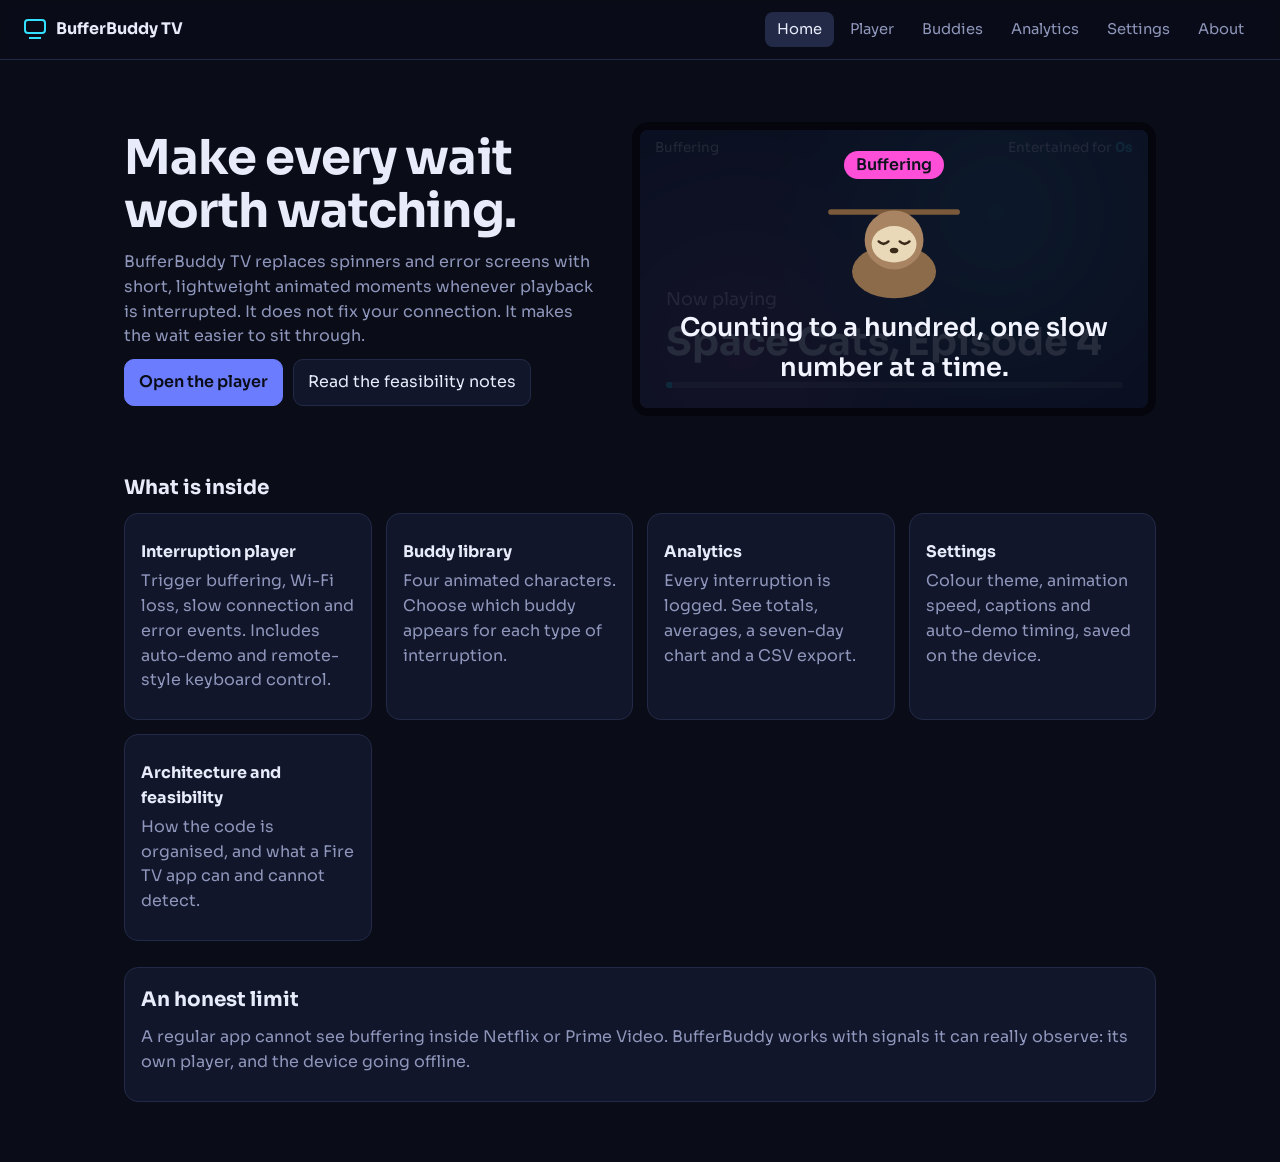
<file: BufferBuddyTV/index.html>
<!doctype html>
<html lang="en">
<head>
<meta charset="utf-8">
<meta name="viewport" content="width=device-width, initial-scale=1">
<title>Home | BufferBuddy TV</title>
<link rel="preconnect" href="https://fonts.googleapis.com">
<link href="https://fonts.googleapis.com/css2?family=Sora:wght@400;600;700&display=swap" rel="stylesheet">
<link rel="stylesheet" href="css/styles.css">
</head>
<body>
<main>
<section class="hero"><div>
<h1>Make every wait worth watching.</h1>
<p class="lead">BufferBuddy TV replaces spinners and error screens with short, lightweight animated moments whenever playback is interrupted. It does not fix your connection. It makes the wait easier to sit through.</p>
<div class="row"><a class="btn pri" href="player.html">Open the player</a><a class="btn" href="about.html">Read the feasibility notes</a></div>
</div><div class="tv" id="tv" data-th="neon" aria-label="Simulated TV screen">
  <div class="scene"><div class="now">Now playing</div><div class="ttl">Space Cats, Episode 4</div><div class="bar"><i></i></div></div>
  <div class="hud"><span>Playing</span><span>Entertained for <b>0s</b></span></div>
  <div class="ov" role="status" aria-live="polite"><span class="tag"></span><div class="stage"></div><div class="cap"></div></div>
</div></section>
<section><h2>What is inside</h2><div class="grid">
<a class="card" href="player.html"><h3>Interruption player</h3><p class="mut">Trigger buffering, Wi-Fi loss, slow connection and error events. Includes auto-demo and remote-style keyboard control.</p></a>
<a class="card" href="characters.html"><h3>Buddy library</h3><p class="mut">Four animated characters. Choose which buddy appears for each type of interruption.</p></a>
<a class="card" href="analytics.html"><h3>Analytics</h3><p class="mut">Every interruption is logged. See totals, averages, a seven-day chart and a CSV export.</p></a>
<a class="card" href="settings.html"><h3>Settings</h3><p class="mut">Colour theme, animation speed, captions and auto-demo timing, saved on the device.</p></a>
<a class="card" href="about.html"><h3>Architecture and feasibility</h3><p class="mut">How the code is organised, and what a Fire TV app can and cannot detect.</p></a>
</div></section>
<section class="card"><h2>An honest limit</h2><p class="mut">A regular app cannot see buffering inside Netflix or Prime Video. BufferBuddy works with signals it can really observe: its own player, and the device going offline.</p></section>
</main>
<script src="js/utils.js"></script>
<script src="js/store.js"></script>
<script src="js/characters.js"></script>
<script src="js/engine.js"></script>
<script src="js/nav.js"></script>
<script src="js/home.js"></script>
</body>
</html>
</file>
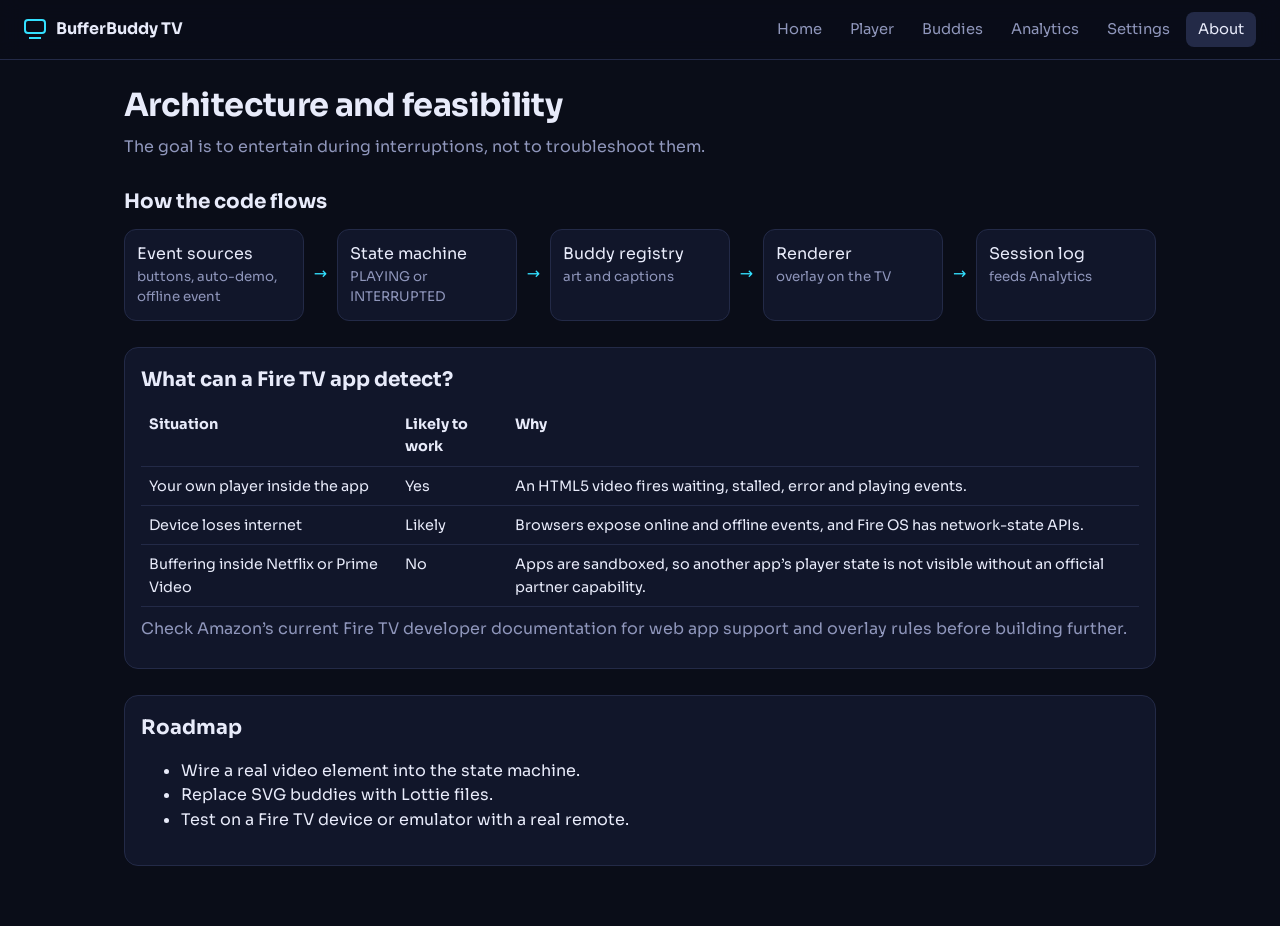
<file: BufferBuddyTV/about.html>
<!doctype html>
<html lang="en">
<head>
<meta charset="utf-8">
<meta name="viewport" content="width=device-width, initial-scale=1">
<title>About | BufferBuddy TV</title>
<link rel="preconnect" href="https://fonts.googleapis.com">
<link href="https://fonts.googleapis.com/css2?family=Sora:wght@400;600;700&display=swap" rel="stylesheet">
<link rel="stylesheet" href="css/styles.css">
</head>
<body>
<main>
<h1 class="pg">Architecture and feasibility</h1>
<p class="lead">The goal is to entertain during interruptions, not to troubleshoot them.</p>
<section><h2>How the code flows</h2>
<div class="flow"><div class="node">Event sources<small>buttons, auto-demo, offline event</small></div><span class="arrow">&rarr;</span><div class="node">State machine<small>PLAYING or INTERRUPTED</small></div><span class="arrow">&rarr;</span><div class="node">Buddy registry<small>art and captions</small></div><span class="arrow">&rarr;</span><div class="node">Renderer<small>overlay on the TV</small></div><span class="arrow">&rarr;</span><div class="node">Session log<small>feeds Analytics</small></div></div></section>
<section class="card"><h2>What can a Fire TV app detect?</h2><div class="wrap"><table>
<tr><th>Situation</th><th>Likely to work</th><th>Why</th></tr>
<tr><td>Your own player inside the app</td><td>Yes</td><td>An HTML5 video fires waiting, stalled, error and playing events.</td></tr>
<tr><td>Device loses internet</td><td>Likely</td><td>Browsers expose online and offline events, and Fire OS has network-state APIs.</td></tr>
<tr><td>Buffering inside Netflix or Prime Video</td><td>No</td><td>Apps are sandboxed, so another app’s player state is not visible without an official partner capability.</td></tr>
</table></div><p class="mut" style="margin-top:10px">Check Amazon’s current Fire TV developer documentation for web app support and overlay rules before building further.</p></section>
<section class="card"><h2>Roadmap</h2><ul><li>Wire a real video element into the state machine.</li><li>Replace SVG buddies with Lottie files.</li><li>Test on a Fire TV device or emulator with a real remote.</li></ul></section>
</main>
<script src="js/utils.js"></script>
<script src="js/store.js"></script>
<script src="js/characters.js"></script>
<script src="js/engine.js"></script>
<script src="js/nav.js"></script>
</body>
</html>
</file>
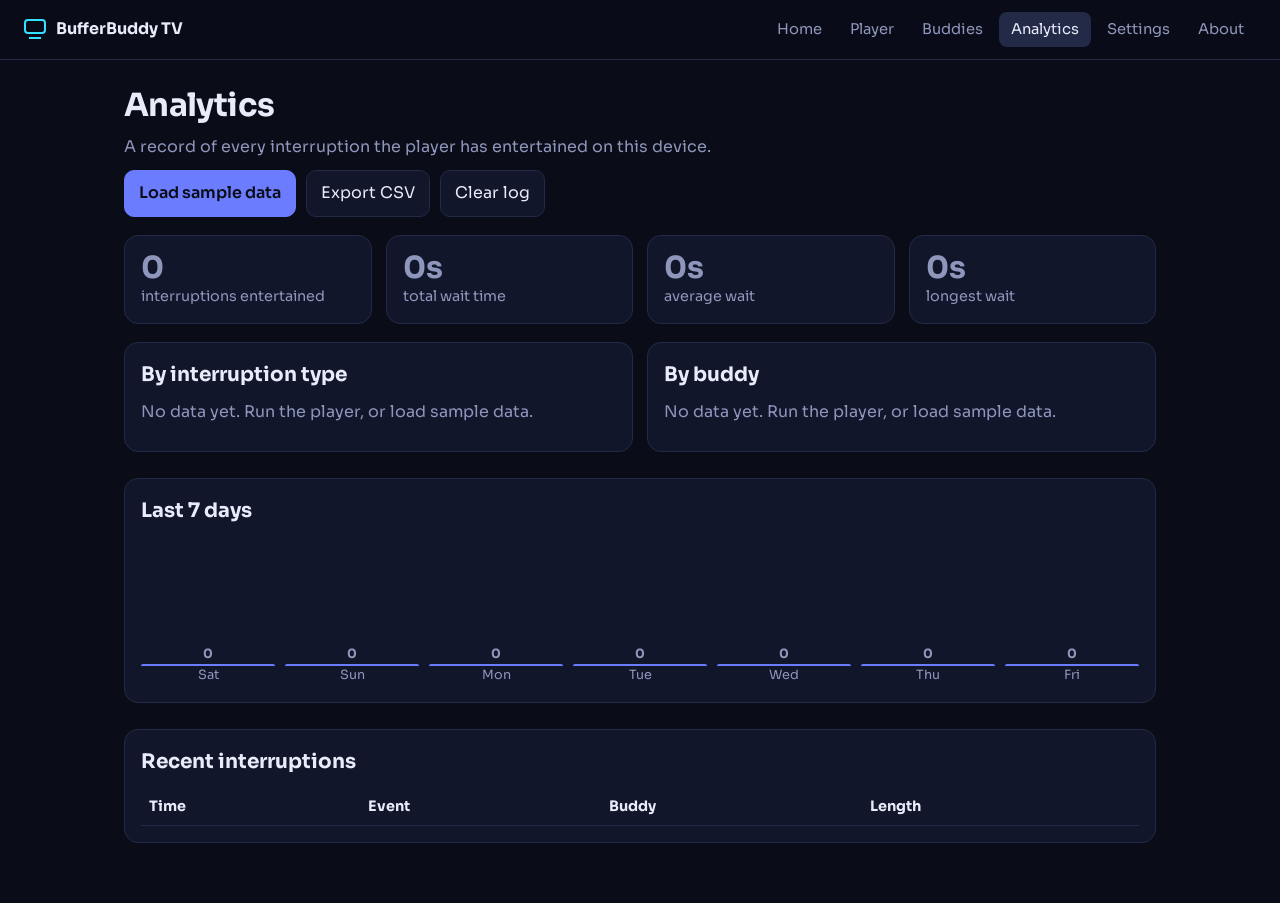
<file: BufferBuddyTV/analytics.html>
<!doctype html>
<html lang="en">
<head>
<meta charset="utf-8">
<meta name="viewport" content="width=device-width, initial-scale=1">
<title>Analytics | BufferBuddy TV</title>
<link rel="preconnect" href="https://fonts.googleapis.com">
<link href="https://fonts.googleapis.com/css2?family=Sora:wght@400;600;700&display=swap" rel="stylesheet">
<link rel="stylesheet" href="css/styles.css">
</head>
<body>
<main>
<h1 class="pg">Analytics</h1>
<p class="lead">A record of every interruption the player has entertained on this device.</p>
<div class="row"><button class="btn pri" id="sample">Load sample data</button><button class="btn" id="csv">Export CSV</button><button class="btn" id="clear">Clear log</button></div>
<div class="kpis" id="kpis"></div>
<div class="grid"><div class="card"><h2>By interruption type</h2><div id="byType"></div></div><div class="card"><h2>By buddy</h2><div id="byChar"></div></div></div>
<section class="card"><h2>Last 7 days</h2><div class="days" id="days"></div></section>
<section class="card"><h2>Recent interruptions</h2><div class="wrap"><table><thead><tr><th>Time</th><th>Event</th><th>Buddy</th><th>Length</th></tr></thead><tbody id="recent"></tbody></table></div></section>
</main>
<script src="js/utils.js"></script>
<script src="js/store.js"></script>
<script src="js/characters.js"></script>
<script src="js/engine.js"></script>
<script src="js/nav.js"></script>
<script src="js/analytics.js"></script>
</body>
</html>
</file>
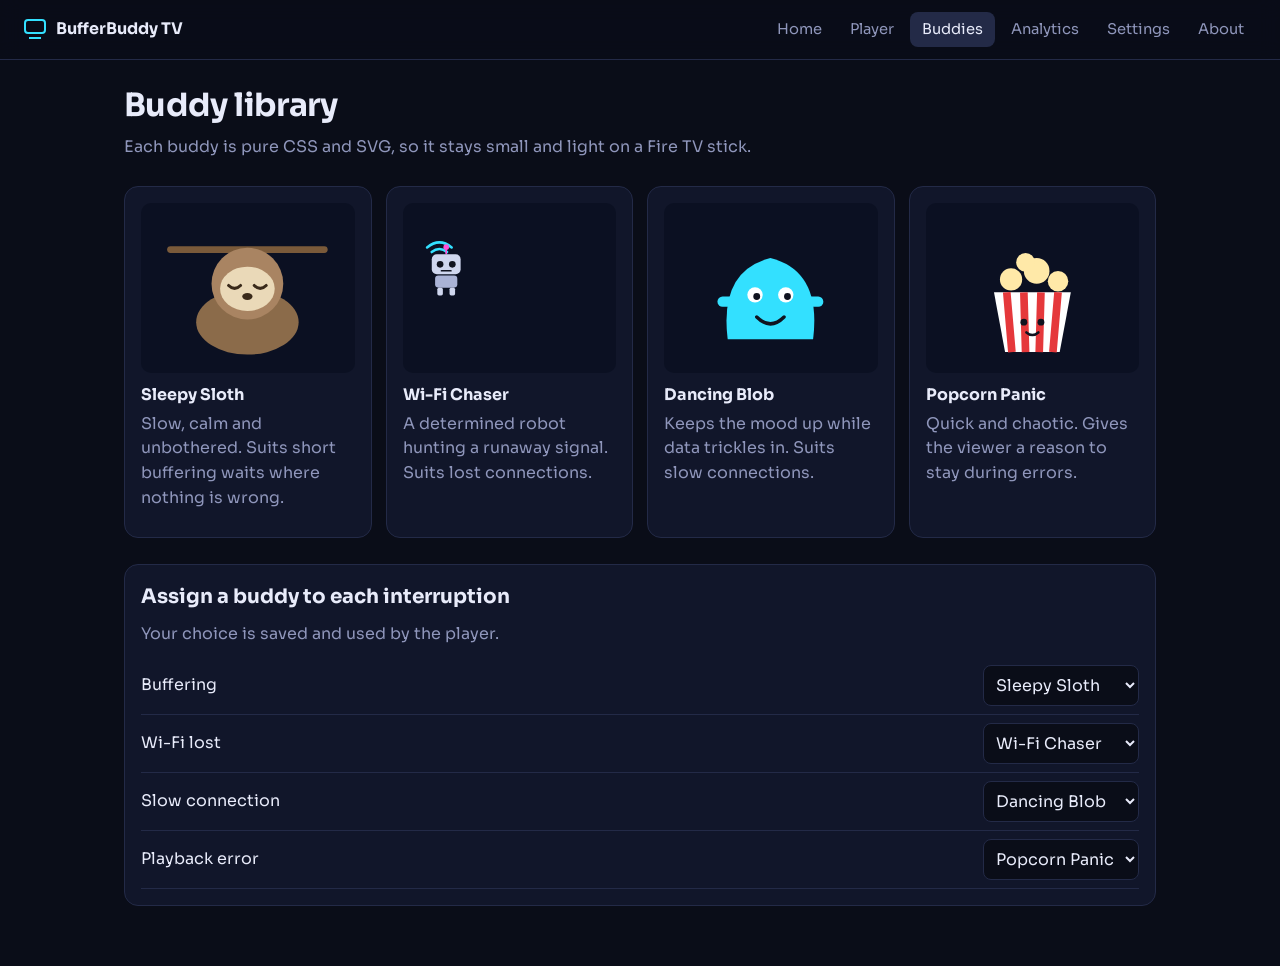
<file: BufferBuddyTV/characters.html>
<!doctype html>
<html lang="en">
<head>
<meta charset="utf-8">
<meta name="viewport" content="width=device-width, initial-scale=1">
<title>Buddies | BufferBuddy TV</title>
<link rel="preconnect" href="https://fonts.googleapis.com">
<link href="https://fonts.googleapis.com/css2?family=Sora:wght@400;600;700&display=swap" rel="stylesheet">
<link rel="stylesheet" href="css/styles.css">
</head>
<body>
<main>
<h1 class="pg">Buddy library</h1>
<p class="lead">Each buddy is pure CSS and SVG, so it stays small and light on a Fire TV stick.</p>
<section><div class="grid" id="gallery"></div></section>
<section class="card"><h2>Assign a buddy to each interruption</h2><p class="mut">Your choice is saved and used by the player.</p><div id="map"></div></section>
</main>
<script src="js/utils.js"></script>
<script src="js/store.js"></script>
<script src="js/characters.js"></script>
<script src="js/engine.js"></script>
<script src="js/nav.js"></script>
<script src="js/gallery.js"></script>
</body>
</html>
</file>
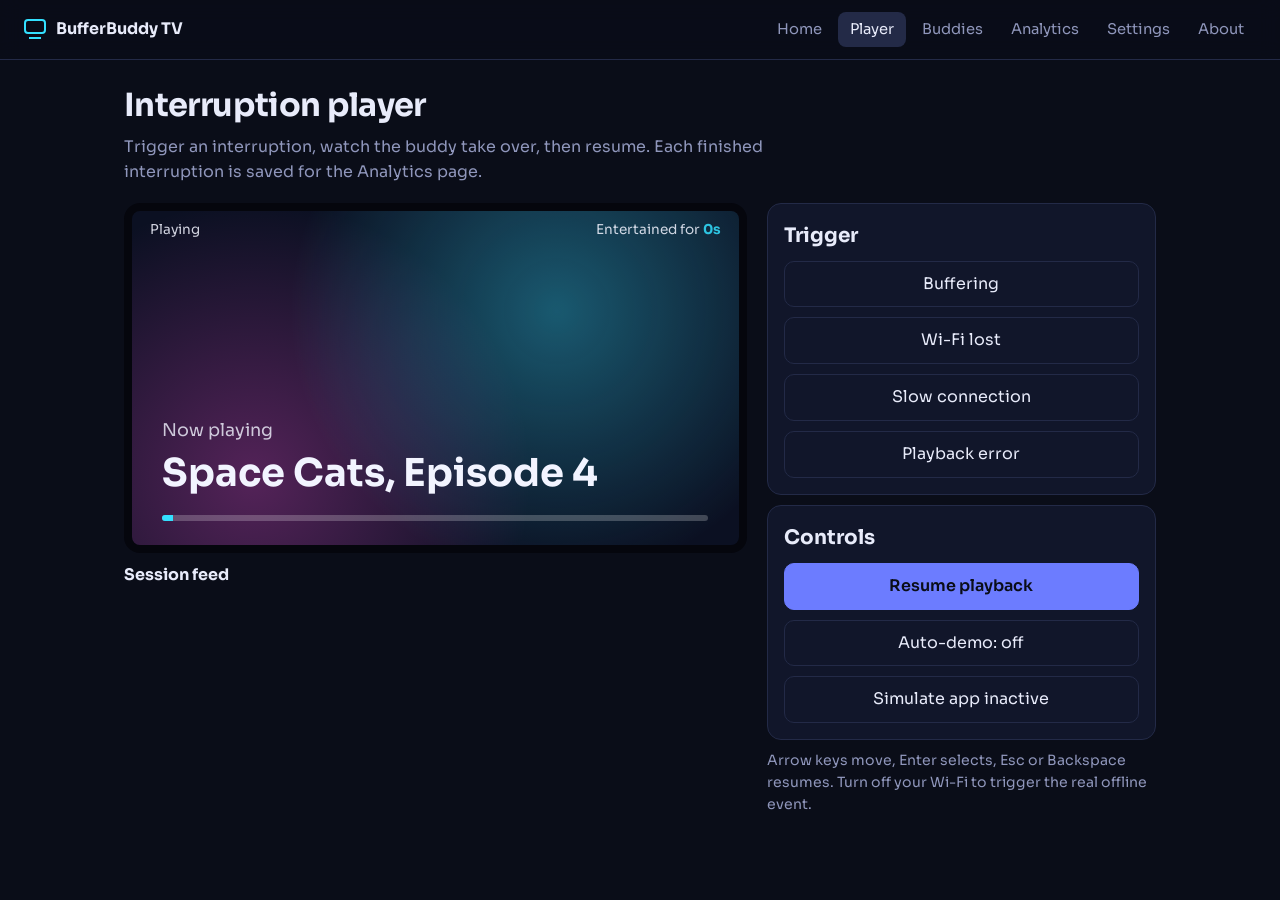
<file: BufferBuddyTV/player.html>
<!doctype html>
<html lang="en">
<head>
<meta charset="utf-8">
<meta name="viewport" content="width=device-width, initial-scale=1">
<title>Player | BufferBuddy TV</title>
<link rel="preconnect" href="https://fonts.googleapis.com">
<link href="https://fonts.googleapis.com/css2?family=Sora:wght@400;600;700&display=swap" rel="stylesheet">
<link rel="stylesheet" href="css/styles.css">
</head>
<body>
<main>
<h1 class="pg">Interruption player</h1>
<p class="lead">Trigger an interruption, watch the buddy take over, then resume. Each finished interruption is saved for the Analytics page.</p>
<div class="split"><div><div class="tv" id="tv" data-th="neon" aria-label="Simulated TV screen">
  <div class="scene"><div class="now">Now playing</div><div class="ttl">Space Cats, Episode 4</div><div class="bar"><i></i></div></div>
  <div class="hud"><span>Playing</span><span>Entertained for <b>0s</b></span></div>
  <div class="ov" role="status" aria-live="polite"><span class="tag"></span><div class="stage"></div><div class="cap"></div></div>
</div><h3>Session feed</h3><ol id="feed" class="feed"></ol></div>
<aside class="stack">
<div class="card"><h2>Trigger</h2><div class="stack" id="evs"></div></div>
<div class="card"><h2>Controls</h2><div class="stack"><button class="btn pri" id="resume">Resume playback</button><button class="btn" id="auto" aria-pressed="false">Auto-demo: off</button><button class="btn" id="bg" aria-pressed="false">Simulate app inactive</button></div></div>
<p class="keys">Arrow keys move, Enter selects, Esc or Backspace resumes. Turn off your Wi-Fi to trigger the real offline event.</p>
</aside></div>
</main>
<script src="js/utils.js"></script>
<script src="js/store.js"></script>
<script src="js/characters.js"></script>
<script src="js/engine.js"></script>
<script src="js/nav.js"></script>
<script src="js/remote.js"></script>
<script src="js/player.js"></script>
</body>
</html>
</file>
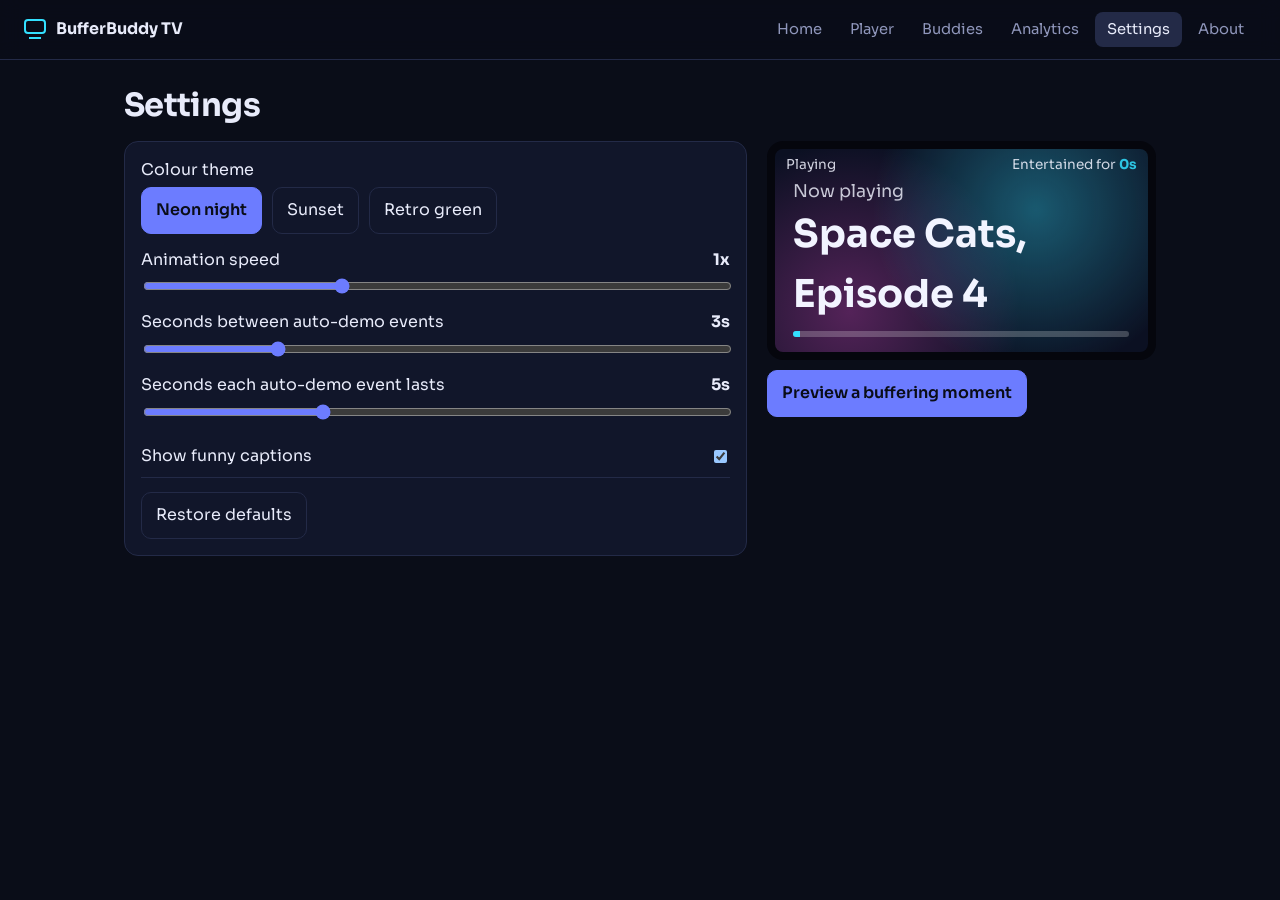
<file: BufferBuddyTV/settings.html>
<!doctype html>
<html lang="en">
<head>
<meta charset="utf-8">
<meta name="viewport" content="width=device-width, initial-scale=1">
<title>Settings | BufferBuddy TV</title>
<link rel="preconnect" href="https://fonts.googleapis.com">
<link href="https://fonts.googleapis.com/css2?family=Sora:wght@400;600;700&display=swap" rel="stylesheet">
<link rel="stylesheet" href="css/styles.css">
</head>
<body>
<main>
<h1 class="pg">Settings</h1>
<div class="split"><div class="card">
<div class="field"><span>Colour theme</span><div class="row"><button class="btn" data-t="neon">Neon night</button><button class="btn" data-t="sunset">Sunset</button><button class="btn" data-t="retro">Retro green</button></div></div>
<label class="field"><span>Animation speed <b id="speedV"></b></span><input id="speed" type="range" min="0.5" max="2" step="0.25"></label>
<label class="field"><span>Seconds between auto-demo events <b id="gapV"></b></span><input id="gap" type="range" min="1" max="10"></label>
<label class="field"><span>Seconds each auto-demo event lasts <b id="holdV"></b></span><input id="hold" type="range" min="2" max="12"></label>
<label class="row2"><span>Show funny captions</span><input id="caps" type="checkbox"></label>
<div class="row" style="margin-top:14px"><button class="btn" id="reset">Restore defaults</button></div>
</div><div><div class="tv" id="tv" data-th="neon" aria-label="Simulated TV screen">
  <div class="scene"><div class="now">Now playing</div><div class="ttl">Space Cats, Episode 4</div><div class="bar"><i></i></div></div>
  <div class="hud"><span>Playing</span><span>Entertained for <b>0s</b></span></div>
  <div class="ov" role="status" aria-live="polite"><span class="tag"></span><div class="stage"></div><div class="cap"></div></div>
</div><div style="margin-top:10px"><button class="btn pri" id="try">Preview a buffering moment</button></div></div></div>
</main>
<script src="js/utils.js"></script>
<script src="js/store.js"></script>
<script src="js/characters.js"></script>
<script src="js/engine.js"></script>
<script src="js/nav.js"></script>
<script src="js/settings.js"></script>
</body>
</html>
</file>
<file: BufferBuddyTV/css/styles.css>
/* BufferBuddy TV styles: app shell first, then the TV and character animation rules */
:root{--bg:#0a0d18;--panel:#11162a;--line:#232a47;--fg:#e8ebfa;--mut:#8f96bb;--acc:#6c7cff;--acc2:#33e0ff;--focus:#ff9a3c;color-scheme:dark}
*{box-sizing:border-box}
body{margin:0;background:var(--bg);color:var(--fg);font:16px/1.55 "Sora",system-ui,"Segoe UI",sans-serif}
a{color:inherit}
.top{position:sticky;top:0;z-index:20;display:flex;gap:16px;align-items:center;justify-content:space-between;flex-wrap:wrap;padding:12px 24px;background:rgba(10,13,24,.88);backdrop-filter:blur(10px);border-bottom:1px solid var(--line)}
.brand{display:flex;align-items:center;gap:10px;font-weight:700;text-decoration:none}
.logo{width:22px;height:15px;border:2px solid var(--acc2);border-radius:4px;position:relative;margin-bottom:6px}
.logo::after{content:"";position:absolute;left:3px;right:3px;bottom:-7px;height:2px;background:var(--acc2)}
nav{display:flex;gap:4px;flex-wrap:wrap}
nav a{padding:6px 12px;border-radius:8px;text-decoration:none;color:var(--mut);font-size:.92rem}
nav a:hover{color:var(--fg)}
nav a[aria-current]{color:var(--fg);background:var(--line)}
main{max-width:1080px;margin:0 auto;padding:28px 24px 60px}
h1{font-size:clamp(1.8rem,5vw,3rem);line-height:1.1;margin:0 0 12px;letter-spacing:-.02em}
h1.pg{font-size:2rem}
h2{font-size:1.25rem;margin:0 0 10px}
h3{margin:10px 0 4px;font-size:1rem}
p{margin:0 0 10px}
.lead{color:var(--mut);max-width:60ch}
.mut{color:var(--mut)}
.hero{display:grid;grid-template-columns:1fr 1.1fr;gap:32px;align-items:center;padding:8px 0 30px}
.split{display:grid;grid-template-columns:1.6fr 1fr;gap:20px;align-items:start;margin-top:18px}
@media(max-width:820px){.hero,.split{grid-template-columns:1fr}}
.card{background:var(--panel);border:1px solid var(--line);border-radius:14px;padding:16px}
a.card{display:block;text-decoration:none}
a.card:hover{border-color:var(--acc)}
.grid{display:grid;grid-template-columns:repeat(auto-fit,minmax(230px,1fr));gap:14px}
.row{display:flex;gap:10px;flex-wrap:wrap;align-items:center}
.stack{display:grid;gap:10px}
.btn{font:inherit;color:var(--fg);background:var(--panel);border:1px solid var(--line);border-radius:10px;padding:10px 14px;min-height:44px;cursor:pointer;text-decoration:none;display:inline-flex;align-items:center;justify-content:center}
.btn:hover{border-color:var(--acc)}
.btn.pri,.btn[aria-pressed=true]{background:var(--acc);border-color:var(--acc);color:#0a0d18;font-weight:600}
.btn:focus-visible,a:focus-visible,select:focus-visible,input:focus-visible{outline:3px solid var(--focus);outline-offset:2px}
.keys{color:var(--mut);font-size:.88rem}
.feed{margin:12px 0 0;padding-left:20px;color:var(--mut);font-size:.92rem}
select{font:inherit;color:var(--fg);background:var(--bg);border:1px solid var(--line);border-radius:8px;padding:8px}
input[type=range]{width:100%;accent-color:var(--acc)}
.field{display:grid;gap:4px;margin-bottom:14px}
.field span{display:flex;justify-content:space-between}
.row2{display:flex;justify-content:space-between;align-items:center;gap:12px;padding:8px 0;border-bottom:1px solid var(--line)}
.pv{height:170px;display:grid;place-items:center;background:var(--tbg);border-radius:10px;--t1:#33e0ff;--t2:#ff4fd8;--tbg:#0b1022}
.pv[data-th=sunset]{--t1:#ffb347;--t2:#ff5e7e;--tbg:#2a1030}
.pv[data-th=retro]{--t1:#9be15d;--t2:#f7e163;--tbg:#12261c}
.pv .stage{height:100%;width:80%}
.kpis{display:grid;grid-template-columns:repeat(auto-fit,minmax(170px,1fr));gap:14px;margin:18px 0}
.kpi strong{display:block;font-size:1.9rem;line-height:1.1}
.kpi{color:var(--mut);font-size:.9rem}
.bar-row{display:grid;grid-template-columns:130px 1fr 32px;gap:10px;align-items:center;margin:8px 0;font-size:.9rem}
.track{height:10px;background:var(--bg);border-radius:6px;overflow:hidden}
.track i{display:block;height:100%;border-radius:6px}
.days{display:flex;gap:10px;height:150px;align-items:flex-end}
.col{flex:1;height:100%;display:flex;flex-direction:column;justify-content:flex-end;align-items:center;font-size:.8rem;color:var(--mut)}
.col i{width:100%;background:var(--acc);border-radius:6px 6px 0 0;min-height:2px}
.wrap{overflow-x:auto}
table{width:100%;border-collapse:collapse;font-size:.9rem}
th,td{text-align:left;padding:8px;border-bottom:1px solid var(--line);vertical-align:top}
.flow{display:flex;flex-wrap:wrap;gap:10px;align-items:stretch;margin:12px 0}
.node{flex:1;min-width:150px;background:var(--panel);border:1px solid var(--line);border-radius:12px;padding:12px}
.node small{display:block;color:var(--mut)}
.arrow{align-self:center;color:var(--acc2)}
.toast{position:fixed;left:50%;bottom:24px;transform:translateX(-50%);background:var(--acc);color:#0a0d18;padding:8px 16px;border-radius:99px;font-weight:600;z-index:50}
section{margin-top:26px}
/* TV */
.tv{--t1:#33e0ff;--t2:#ff4fd8;--tbg:#0b1022;--tfg:#f2f4ff;position:relative;aspect-ratio:16/9;border:8px solid #05060d;border-radius:16px;overflow:hidden;background:var(--tbg);color:var(--tfg)}
.tv[data-th="sunset"]{--t1:#ffb347;--t2:#ff5e7e;--tbg:#2a1030}
.tv[data-th="retro"]{--t1:#9be15d;--t2:#f7e163;--tbg:#12261c}
.scene{position:absolute;inset:0;display:flex;flex-direction:column;justify-content:flex-end;padding:4% 5%;background:radial-gradient(circle at 70% 30%,color-mix(in srgb,var(--t1) 35%,transparent),transparent 55%),radial-gradient(circle at 20% 80%,color-mix(in srgb,var(--t2) 30%,transparent),transparent 50%)}
.scene .now{font-size:clamp(.7rem,2.4vw,1.1rem);opacity:.8}
.scene .ttl{font-size:clamp(1.1rem,4.6vw,2.4rem);font-weight:700;margin-bottom:2%}
.bar{height:6px;border-radius:4px;background:rgba(255,255,255,.22);overflow:hidden}
.bar i{display:block;height:100%;width:0;background:var(--t1)}
.ov{position:absolute;inset:0;display:none;flex-direction:column;align-items:center;justify-content:center;gap:2%;background:color-mix(in srgb,var(--tbg) 88%,transparent);text-align:center;padding:3%}
.ov.on{display:flex}
.ov .tag{font-size:clamp(.65rem,2.2vw,1rem);padding:2px 12px;border-radius:99px;background:var(--t2);color:#10131f;font-weight:600}
.ov .cap{font-size:clamp(.9rem,3.2vw,1.6rem);font-weight:600;min-height:2.6em;max-width:90%}
.stage{position:relative;width:min(70%,360px);height:48%}
.stage svg{width:100%;height:100%;overflow:visible}
.paused *{animation-play-state:paused!important}
/* characters */
.breathe{transform-origin:100px 120px;animation:br 3s ease-in-out infinite}
@keyframes br{50%{transform:scale(1.05,.96)}}
.z{font-weight:700;fill:var(--t1);opacity:0;animation:zz 3s linear infinite}
.z2{animation-delay:1s}.z3{animation-delay:2s}
@keyframes zz{0%{opacity:0;transform:translate(0,0)}20%{opacity:1}100%{opacity:0;transform:translate(26px,-50px)}}
.race{position:relative;height:100%}
.race .wifi,.race .bot{position:absolute;bottom:10%;width:26%;animation:run 3.2s ease-in-out infinite alternate}
.race .wifi{animation-name:runw;bottom:22%;width:18%}
.race .bot{animation-delay:.35s}
@keyframes run{from{left:0}to{left:70%}}
@keyframes runw{from{left:30%}to{left:80%}}
.bot .legs{transform-origin:50% 90%;animation:wob .3s linear infinite alternate}
@keyframes wob{from{transform:rotate(-4deg)}to{transform:rotate(4deg)}}
.wifi{animation-name:runw,flick!important;animation-duration:3.2s,.6s!important}
@keyframes flick{50%{opacity:.4}}
.blob{transform-origin:100px 150px;animation:dance .7s ease-in-out infinite alternate}
@keyframes dance{from{transform:rotate(-8deg) scale(1.05,.92)}to{transform:rotate(8deg) scale(.94,1.08) translateY(-10px)}}
.armL{transform-origin:62px 105px;animation:arm .35s ease-in-out infinite alternate}
.armR{transform-origin:138px 105px;animation:arm .35s ease-in-out infinite alternate-reverse}
@keyframes arm{from{transform:rotate(-35deg)}to{transform:rotate(35deg)}}
.note{fill:var(--t2);font-size:26px;opacity:0;animation:zz 1.6s linear infinite}
.n2{animation-delay:.8s}
.kern{fill:#ffe9a8;animation:pop .9s ease-in infinite}
.k2{animation-delay:.3s}.k3{animation-delay:.6s}.k4{animation-delay:.15s}
@keyframes pop{0%{transform:translateY(40px) scale(.4);opacity:0}30%{opacity:1}60%{transform:translateY(-30px) scale(1.1)}100%{transform:translateY(40px) scale(.9);opacity:0}}
.bucket{transform-origin:100px 150px;animation:shake .25s linear infinite alternate}
@keyframes shake{from{transform:rotate(-2deg)}to{transform:rotate(2deg)}}
.hud{position:absolute;top:2.5%;left:3%;right:3%;display:flex;justify-content:space-between;font-size:clamp(.6rem,1.9vw,.85rem);opacity:.85}
.hud b{color:var(--t1)}
@media (prefers-reduced-motion:reduce){.tv *,.pv *{animation-duration:6s!important}}
</file>
